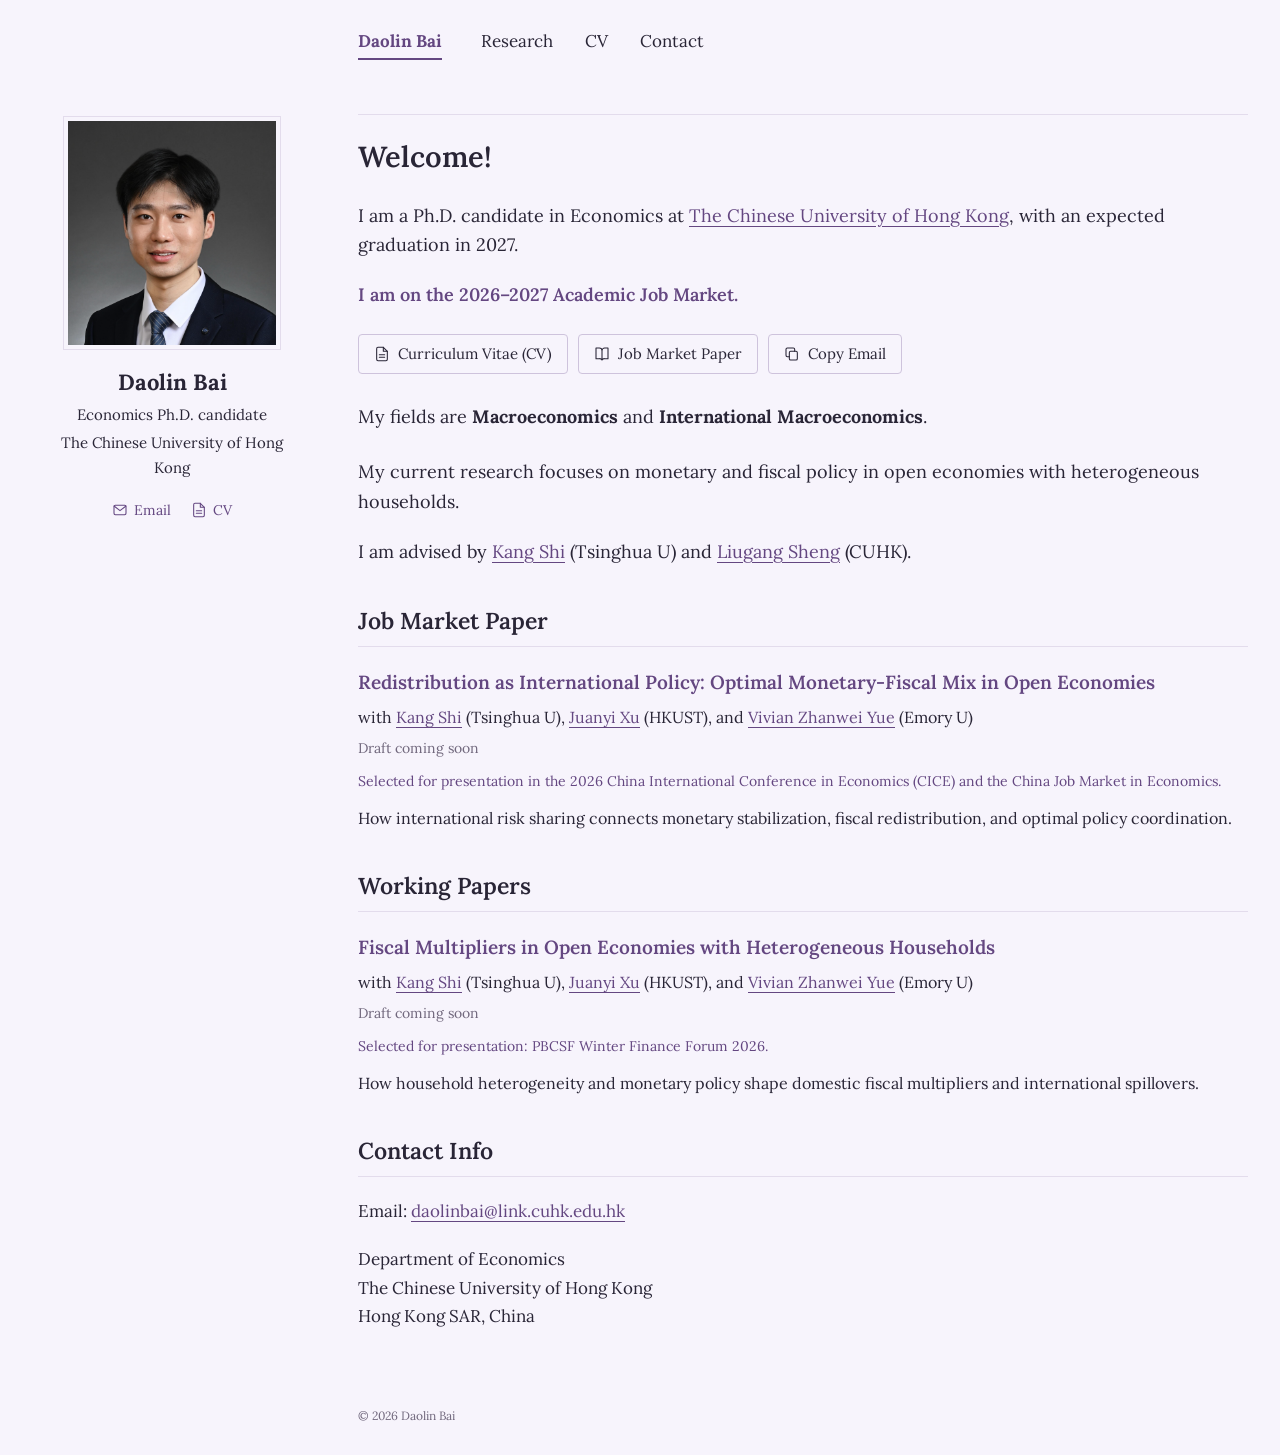
<file: index.html>
<!doctype html>
<html lang="en">
<head>
  <meta charset="utf-8">
  <meta name="viewport" content="width=device-width, initial-scale=1">
  <meta name="theme-color" content="#f7f4fc">
  <meta name="description" content="Daolin Bai, Economics Ph.D. candidate at The Chinese University of Hong Kong. Research in macroeconomics and international macroeconomics. Academic Job Market 2026–2027.">
  <meta name="author" content="Daolin Bai">
  <title>Daolin Bai | Economics</title>
  <link rel="icon" href="assets/favicon.svg" type="image/svg+xml">
  <link rel="stylesheet" href="assets/site.css?v=20261117-rect">
  <script src="assets/site.js" defer></script>
</head>
<body>
  <a class="skip-link" href="#main">Skip to content</a>
  <header class="site-header"><nav class="site-nav" aria-label="Main navigation"><a href="index.html" class="site-name" aria-current="page">Daolin Bai</a><a href="research/index.html">Research</a><a href="files/Daolin_Bai_CV.pdf">CV</a><a href="contact/index.html">Contact</a></nav></header>
  <div class="page-layout">
    <aside class="profile" aria-label="About Daolin Bai">
      <div class="portrait-frame"><div class="portrait-crop"><img class="portrait" src="assets/portrait.png?v=20261117" width="642" height="688" alt="Portrait of Daolin Bai"></div></div>
      <div class="profile-text">
        <p class="profile-name">Daolin Bai</p>
        <p class="profile-role">Economics Ph.D. candidate</p>
        <p class="profile-affiliation">The Chinese University of Hong Kong</p>
        <div class="profile-links"><a href="mailto:daolinbai@link.cuhk.edu.hk"><svg class="icon" viewBox="0 0 24 24" aria-hidden="true"><rect x="3" y="5" width="18" height="14" rx="2"/><path d="m3 6 9 7 9-7"/></svg> Email</a><a href="files/Daolin_Bai_CV.pdf"><svg class="icon" viewBox="0 0 24 24" aria-hidden="true"><path d="M14 2H6a2 2 0 0 0-2 2v16a2 2 0 0 0 2 2h12a2 2 0 0 0 2-2V8z"/><path d="M14 2v6h6M8 13h8M8 17h8"/></svg> CV</a></div>
      </div>
    </aside>
    <main class="main-content" id="main"><h1>Welcome!</h1>
<p>I am a Ph.D. candidate in Economics at <a href="https://www.econ.cuhk.edu.hk/">The Chinese University of Hong Kong</a>, with an expected graduation in 2027.</p>
<p class="job-market">I am on the 2026–2027 Academic Job Market.</p>
<div class="actions"><a class="button" href="files/Daolin_Bai_CV.pdf"><svg class="icon" viewBox="0 0 24 24" aria-hidden="true"><path d="M14 2H6a2 2 0 0 0-2 2v16a2 2 0 0 0 2 2h12a2 2 0 0 0 2-2V8z"/><path d="M14 2v6h6M8 13h8M8 17h8"/></svg> Curriculum Vitae (CV)</a><a class="button" href="research/index.html#monetary-fiscal-mix"><svg class="icon" viewBox="0 0 24 24" aria-hidden="true"><path d="M12 5v16M3 3h5a4 4 0 0 1 4 4 4 4 0 0 1 4-4h5v16h-5a4 4 0 0 0-4 2 4 4 0 0 0-4-2H3z"/></svg> Job Market Paper</a><button class="button copy-button" type="button" data-copy-email="daolinbai@link.cuhk.edu.hk" hidden><svg class="icon" viewBox="0 0 24 24" aria-hidden="true"><rect x="8" y="8" width="12" height="13" rx="2"/><path d="M16 8V5a2 2 0 0 0-2-2H5a2 2 0 0 0-2 2v9a2 2 0 0 0 2 2h3"/></svg><span data-copy-label>Copy Email</span></button><span id="copy-status" class="visually-hidden" role="status" aria-live="polite"></span></div>
<div class="fields"><p>My fields are <strong>Macroeconomics</strong> and <strong>International Macroeconomics</strong>.</p></div>
<p>My current research focuses on monetary and fiscal policy in open economies with heterogeneous households.</p>
<p>I am advised by <a href="https://kangshi99.weebly.com/">Kang Shi</a> (Tsinghua U) and <a href="https://lsheng.weebly.com/">Liugang Sheng</a> (CUHK).</p>
<section aria-labelledby="job-market-paper-heading"><h2 id="job-market-paper-heading">Job Market Paper</h2><article class="paper">
    <h3 class="paper-title"><a href="research/index.html#monetary-fiscal-mix">Redistribution as International Policy: Optimal Monetary-Fiscal Mix in Open Economies</a></h3>
    <p class="paper-authors">with <a href="https://kangshi99.weebly.com/">Kang Shi</a> (Tsinghua U), <a href="https://juanyixu.weebly.com/">Juanyi Xu</a> (HKUST), and <a href="https://www.vivianyue.com/">Vivian Zhanwei Yue</a> (Emory U)</p>
    <p class="paper-meta">Draft coming soon</p>
    <p class="paper-presentation">Selected for presentation in the 2026 China International Conference in Economics (CICE) and the China Job Market in Economics.</p>
    <p class="paper-summary">How international risk sharing connects monetary stabilization, fiscal redistribution, and optimal policy coordination.</p>
    </article></section><section aria-labelledby="working-papers-heading"><h2 id="working-papers-heading">Working Papers</h2><article class="paper">
    <h3 class="paper-title"><a href="research/index.html#fiscal-multipliers">Fiscal Multipliers in Open Economies with Heterogeneous Households</a></h3>
    <p class="paper-authors">with <a href="https://kangshi99.weebly.com/">Kang Shi</a> (Tsinghua U), <a href="https://juanyixu.weebly.com/">Juanyi Xu</a> (HKUST), and <a href="https://www.vivianyue.com/">Vivian Zhanwei Yue</a> (Emory U)</p>
    <p class="paper-meta">Draft coming soon</p>
    <p class="paper-presentation">Selected for presentation: PBCSF Winter Finance Forum 2026.</p>
    <p class="paper-summary">How household heterogeneity and monetary policy shape domestic fiscal multipliers and international spillovers.</p>
    </article></section>
<section aria-labelledby="contact-heading"><h2 id="contact-heading">Contact Info</h2><div class="contact-info"><p>Email: <a href="mailto:daolinbai@link.cuhk.edu.hk">daolinbai@link.cuhk.edu.hk</a></p>
    <address>Department of Economics<br>The Chinese University of Hong Kong<br>Hong Kong SAR, China</address></div></section></main>
  </div>
  <footer class="site-footer"><p>© 2026 Daolin Bai</p></footer>
</body>
</html>
</file>
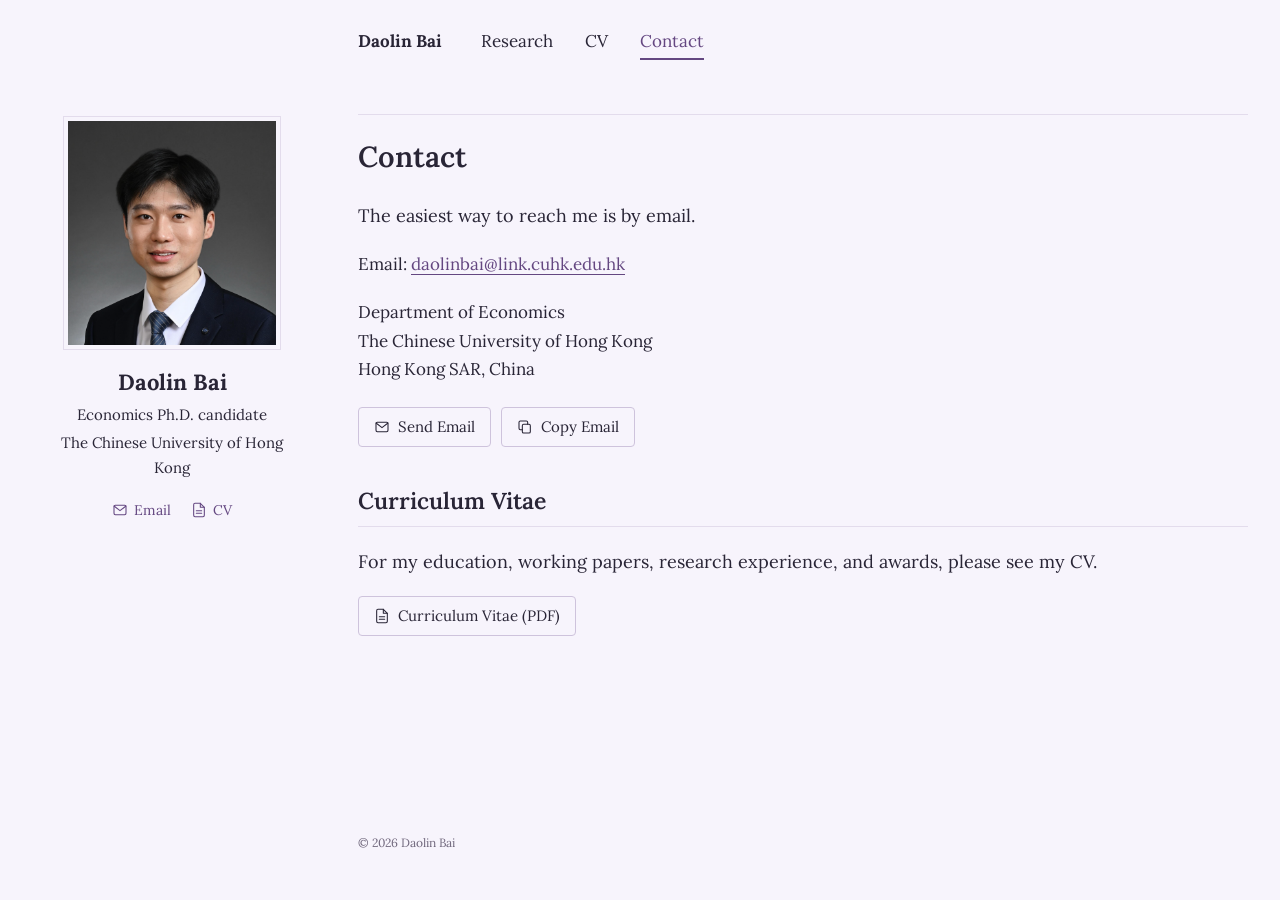
<file: contact/index.html>
<!doctype html>
<html lang="en">
<head>
  <meta charset="utf-8">
  <meta name="viewport" content="width=device-width, initial-scale=1">
  <meta name="theme-color" content="#f7f4fc">
  <meta name="description" content="Daolin Bai, Economics Ph.D. candidate at The Chinese University of Hong Kong. Research in macroeconomics and international macroeconomics. Academic Job Market 2026–2027.">
  <meta name="author" content="Daolin Bai">
  <title>Contact | Daolin Bai</title>
  <link rel="icon" href="../assets/favicon.svg" type="image/svg+xml">
  <link rel="stylesheet" href="../assets/site.css?v=20261117-rect">
  <script src="../assets/site.js" defer></script>
</head>
<body>
  <a class="skip-link" href="#main">Skip to content</a>
  <header class="site-header"><nav class="site-nav" aria-label="Main navigation"><a href="../index.html" class="site-name">Daolin Bai</a><a href="../research/index.html">Research</a><a href="../files/Daolin_Bai_CV.pdf">CV</a><a href="../contact/index.html" aria-current="page">Contact</a></nav></header>
  <div class="page-layout">
    <aside class="profile" aria-label="About Daolin Bai">
      <div class="portrait-frame"><div class="portrait-crop"><img class="portrait" src="../assets/portrait.png?v=20261117" width="642" height="688" alt="Portrait of Daolin Bai"></div></div>
      <div class="profile-text">
        <p class="profile-name">Daolin Bai</p>
        <p class="profile-role">Economics Ph.D. candidate</p>
        <p class="profile-affiliation">The Chinese University of Hong Kong</p>
        <div class="profile-links"><a href="mailto:daolinbai@link.cuhk.edu.hk"><svg class="icon" viewBox="0 0 24 24" aria-hidden="true"><rect x="3" y="5" width="18" height="14" rx="2"/><path d="m3 6 9 7 9-7"/></svg> Email</a><a href="../files/Daolin_Bai_CV.pdf"><svg class="icon" viewBox="0 0 24 24" aria-hidden="true"><path d="M14 2H6a2 2 0 0 0-2 2v16a2 2 0 0 0 2 2h12a2 2 0 0 0 2-2V8z"/><path d="M14 2v6h6M8 13h8M8 17h8"/></svg> CV</a></div>
      </div>
    </aside>
    <main class="main-content" id="main"><h1>Contact</h1>
<p>The easiest way to reach me is by email.</p>
<div class="contact-info"><p>Email: <a href="mailto:daolinbai@link.cuhk.edu.hk">daolinbai@link.cuhk.edu.hk</a></p>
    <address>Department of Economics<br>The Chinese University of Hong Kong<br>Hong Kong SAR, China</address></div>
<div class="actions"><a class="button" href="mailto:daolinbai@link.cuhk.edu.hk"><svg class="icon" viewBox="0 0 24 24" aria-hidden="true"><rect x="3" y="5" width="18" height="14" rx="2"/><path d="m3 6 9 7 9-7"/></svg> Send Email</a><button class="button copy-button" type="button" data-copy-email="daolinbai@link.cuhk.edu.hk" hidden><svg class="icon" viewBox="0 0 24 24" aria-hidden="true"><rect x="8" y="8" width="12" height="13" rx="2"/><path d="M16 8V5a2 2 0 0 0-2-2H5a2 2 0 0 0-2 2v9a2 2 0 0 0 2 2h3"/></svg><span data-copy-label>Copy Email</span></button><span id="copy-status" class="visually-hidden" role="status" aria-live="polite"></span></div>
<h2>Curriculum Vitae</h2>
<p>For my education, working papers, research experience, and awards, please see my CV.</p>
<a class="button" href="../files/Daolin_Bai_CV.pdf"><svg class="icon" viewBox="0 0 24 24" aria-hidden="true"><path d="M14 2H6a2 2 0 0 0-2 2v16a2 2 0 0 0 2 2h12a2 2 0 0 0 2-2V8z"/><path d="M14 2v6h6M8 13h8M8 17h8"/></svg> Curriculum Vitae (PDF)</a></main>
  </div>
  <footer class="site-footer"><p>© 2026 Daolin Bai</p></footer>
</body>
</html>
</file>
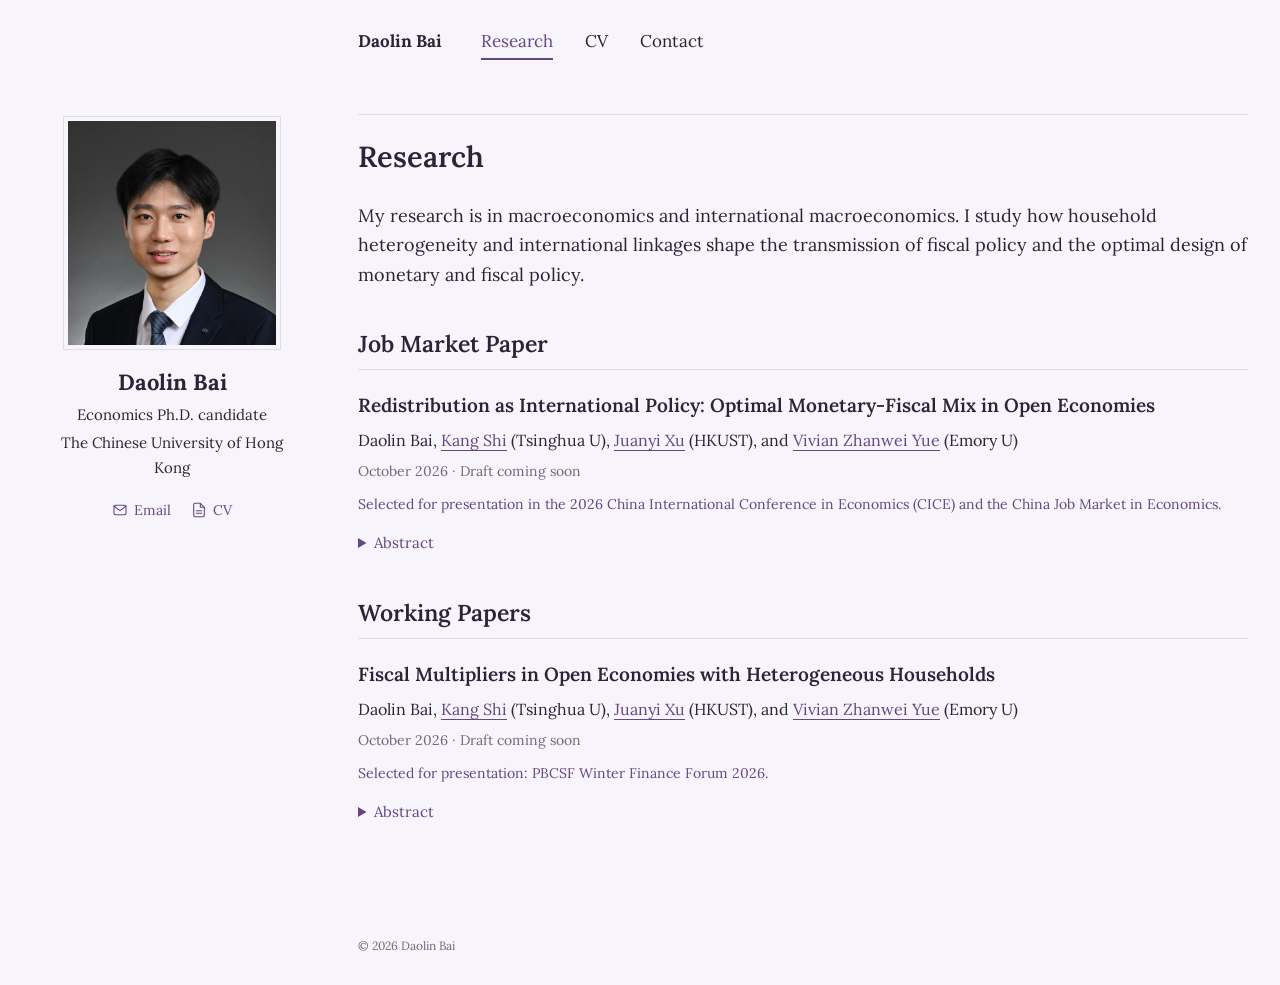
<file: research/index.html>
<!doctype html>
<html lang="en">
<head>
  <meta charset="utf-8">
  <meta name="viewport" content="width=device-width, initial-scale=1">
  <meta name="theme-color" content="#f7f4fc">
  <meta name="description" content="Daolin Bai, Economics Ph.D. candidate at The Chinese University of Hong Kong. Research in macroeconomics and international macroeconomics. Academic Job Market 2026–2027.">
  <meta name="author" content="Daolin Bai">
  <title>Research | Daolin Bai</title>
  <link rel="icon" href="../assets/favicon.svg" type="image/svg+xml">
  <link rel="stylesheet" href="../assets/site.css?v=20261117-rect">
  <script src="../assets/site.js" defer></script>
</head>
<body>
  <a class="skip-link" href="#main">Skip to content</a>
  <header class="site-header"><nav class="site-nav" aria-label="Main navigation"><a href="../index.html" class="site-name">Daolin Bai</a><a href="../research/index.html" aria-current="page">Research</a><a href="../files/Daolin_Bai_CV.pdf">CV</a><a href="../contact/index.html">Contact</a></nav></header>
  <div class="page-layout">
    <aside class="profile" aria-label="About Daolin Bai">
      <div class="portrait-frame"><div class="portrait-crop"><img class="portrait" src="../assets/portrait.png?v=20261117" width="642" height="688" alt="Portrait of Daolin Bai"></div></div>
      <div class="profile-text">
        <p class="profile-name">Daolin Bai</p>
        <p class="profile-role">Economics Ph.D. candidate</p>
        <p class="profile-affiliation">The Chinese University of Hong Kong</p>
        <div class="profile-links"><a href="mailto:daolinbai@link.cuhk.edu.hk"><svg class="icon" viewBox="0 0 24 24" aria-hidden="true"><rect x="3" y="5" width="18" height="14" rx="2"/><path d="m3 6 9 7 9-7"/></svg> Email</a><a href="../files/Daolin_Bai_CV.pdf"><svg class="icon" viewBox="0 0 24 24" aria-hidden="true"><path d="M14 2H6a2 2 0 0 0-2 2v16a2 2 0 0 0 2 2h12a2 2 0 0 0 2-2V8z"/><path d="M14 2v6h6M8 13h8M8 17h8"/></svg> CV</a></div>
      </div>
    </aside>
    <main class="main-content" id="main"><h1>Research</h1>
<p>My research is in macroeconomics and international macroeconomics. I study how household heterogeneity and international linkages shape the transmission of fiscal policy and the optimal design of monetary and fiscal policy.</p>
<section aria-labelledby="job-market-paper-heading"><h2 id="job-market-paper-heading">Job Market Paper</h2><article class="paper" id="monetary-fiscal-mix">
        <h3 class="paper-title">Redistribution as International Policy: Optimal Monetary-Fiscal Mix in Open Economies</h3>
        <p class="paper-authors">Daolin Bai, <a href="https://kangshi99.weebly.com/">Kang Shi</a> (Tsinghua U), <a href="https://juanyixu.weebly.com/">Juanyi Xu</a> (HKUST), and <a href="https://www.vivianyue.com/">Vivian Zhanwei Yue</a> (Emory U)</p>
        <p class="paper-meta">October 2026 · Draft coming soon</p>
        <p class="paper-presentation">Selected for presentation in the 2026 China International Conference in Economics (CICE) and the China Job Market in Economics.</p>
        <details class="abstract"><summary>Abstract</summary><p>We study the optimal monetary–fiscal mix in a two-country New Keynesian economy with heterogeneous households. Unequal access to international insurance makes domestic redistribution alter the cross-country allocation of consumption, relative prices, and marginal costs, changing the output–inflation trade-off even at given output. Complete household insurance is therefore not generally optimal, even under flexible exchange rates. In a tractable benchmark, the cooperative optimum sets relative consumption inequality in proportion to the relative output gap. A two-asset heterogeneous-agent extension shows how portfolios and financing shape feasible redistribution and its domestic insurance costs. In a monetary union, government purchases complement redistribution by directing demand toward domestic goods. The quantitative analysis shows that the cooperative domestic mix can outperform cross-border transfers in some scenarios. National fiscal instruments can thus provide substantial stabilization without cross-border public payments.</p></details>
        </article></section><section aria-labelledby="working-papers-heading"><h2 id="working-papers-heading">Working Papers</h2><article class="paper" id="fiscal-multipliers">
        <h3 class="paper-title">Fiscal Multipliers in Open Economies with Heterogeneous Households</h3>
        <p class="paper-authors">Daolin Bai, <a href="https://kangshi99.weebly.com/">Kang Shi</a> (Tsinghua U), <a href="https://juanyixu.weebly.com/">Juanyi Xu</a> (HKUST), and <a href="https://www.vivianyue.com/">Vivian Zhanwei Yue</a> (Emory U)</p>
        <p class="paper-meta">October 2026 · Draft coming soon</p>
        <p class="paper-presentation">Selected for presentation: PBCSF Winter Finance Forum 2026.</p>
        <details class="abstract"><summary>Abstract</summary><p>Household heterogeneity can either amplify or dampen fiscal multipliers in open economies, depending on the monetary regime. This paper develops a tractable two-country, two-agent New Keynesian model that yields closed-form solutions for fiscal multipliers and international spillovers. Under strict inflation stabilization, a larger hand-to-mouth share strengthens terms-of-trade appreciation, lowers the domestic multiplier, and raises international spillovers. With constant real interest rates, this relative-price channel weakens and heterogeneity amplifies both effects. We derive an analytical threshold for the monetary responsiveness in a Taylor rule that governs this reversal. Full stabilization under cooperative monetary policy requires Keynesian tax incidence aligning with the composition of government spending. The mechanism continues to operate under local currency pricing and alternative calibration. Cross-country evidence supports significantly lower multipliers and short-run terms-of-trade appreciation in economies with larger hand-to-mouth shares under flexible regimes.</p></details>
        </article></section></main>
  </div>
  <footer class="site-footer"><p>© 2026 Daolin Bai</p></footer>
</body>
</html>
</file>
<file: assets/site.css>
/* Academic layout with the user's pale-lavender palette. */
@font-face {
  font-family: Lora;
  src: url('fonts/Lora-Regular.ttf') format('truetype');
  font-style: normal;
  font-weight: 400;
  font-display: swap;
}
@font-face { font-family: Lora; src: url('fonts/Lora-SemiBold.ttf') format('truetype'); font-style: normal; font-weight: 600; font-display: swap; }
@font-face { font-family: Lora; src: url('fonts/Lora-Bold.ttf') format('truetype'); font-style: normal; font-weight: 700; font-display: swap; }
:root {
  --paper: #f7f4fc;
  --ink: #292536;
  --muted: #71687d;
  --accent: #644781;
  --rule: #e3dcec;
  --sidebar: 280px;
  --gutter: 46px;
}
* { box-sizing: border-box; }
html { color-scheme: light; scroll-behavior: smooth; }
body {
  margin: 0;
  background: var(--paper);
  color: var(--ink);
  font-family: Lora, Georgia, 'Times New Roman', serif;
  font-size: 18px;
  line-height: 1.65;
  -webkit-text-size-adjust: 100%;
}
a { color: var(--accent); text-underline-offset: 4px; }
a:hover { color: #49356e; }
a, button, summary { -webkit-tap-highlight-color: transparent; }
:focus-visible { outline: 2px solid var(--accent); outline-offset: 5px; }
button { font: inherit; }
.skip-link { position: fixed; top: -80px; left: 20px; z-index: 10; padding: 8px 16px; background: white; }
.skip-link:focus { top: 8px; }
.site-header, .page-layout, .site-footer {
  width: min(1320px, calc(100% - 64px));
  margin-inline: auto;
}
.site-header { padding: 24px 0 22px calc(var(--sidebar) + var(--gutter)); }
.site-nav { display: flex; align-items: center; flex-wrap: wrap; gap: 12px 32px; }
.site-nav a { color: var(--ink); font-size: 17px; text-decoration: none; border-bottom: 2px solid transparent; padding: 3px 0; }
.site-nav .site-name { font-weight: 700; margin-right: 7px; }
.site-nav a:hover, .site-nav a[aria-current='page'] { color: var(--accent); border-color: var(--accent); }
.page-layout { display: grid; grid-template-columns: var(--sidebar) minmax(0, 1fr); gap: var(--gutter); align-items: start; padding-top: 32px; min-height: calc(100vh - 175px); }
.profile { text-align: center; position: sticky; top: 35px; padding-top: 2px; }
.portrait-frame { width: 218px; max-width: 100%; aspect-ratio: 642 / 688; margin: 0 auto 18px; padding: 4px; border: 1px solid var(--rule); border-radius: 0; }
.portrait-crop { position: relative; width: 100%; height: 100%; overflow: hidden; border-radius: 0; }
/* Frame the original photograph around the head and shoulders. */
.portrait { display: block; width: 100%; height: 100%; object-fit: cover; object-position: center; }
.profile-name { margin: 0 0 6px; font-size: 22px; line-height: 1.35; font-weight: 700; }
.profile-role, .profile-affiliation { margin: 0; font-size: 15px; line-height: 1.65; }
.profile-affiliation { max-width: 260px; margin: 3px auto 0; }
.profile-links { display: flex; justify-content: center; gap: 20px; margin-top: 18px; font-size: 14px; }
.profile-links a { display: inline-flex; align-items: center; gap: 6px; text-decoration: none; }
.icon { display: inline-block; width: 16px; height: 16px; flex: none; vertical-align: -2px; fill: none; stroke: currentColor; stroke-width: 1.6; stroke-linecap: round; stroke-linejoin: round; }
.main-content { min-width: 0; border-top: 1px solid var(--rule); padding: 23px 0 50px; }
h1 { margin: 0 0 25px; font-size: 29px; line-height: 1.3; font-weight: 600; }
h2 { font-size: 23px; line-height: 1.4; margin: 38px 0 20px; padding-bottom: 9px; border-bottom: 1px solid var(--rule); font-weight: 600; }
p { margin: 0 0 20px; }
.job-market { color: var(--accent); font-weight: 600; }
.actions { display: flex; flex-wrap: wrap; gap: 10px; margin: 24px 0 28px; }
.button { display: inline-flex; align-items: center; justify-content: center; gap: 8px; padding: 7px 15px; border: 1px solid #cec3dc; border-radius: 4px; background: transparent; color: var(--ink); font-size: 15px; line-height: 1.6; text-decoration: none; cursor: pointer; }
.button:hover { color: var(--accent); border-color: var(--accent); background: #efe7f7; }
.copy-button[hidden] { display: none; }
.visually-hidden { position: absolute; width: 1px; height: 1px; padding: 0; margin: -1px; overflow: hidden; clip: rect(0, 0, 0, 0); white-space: nowrap; border: 0; }
.fields { margin: 24px 0 26px; }
.fields p { margin-bottom: 7px; }
.contact-info { font-size: 17px; }
.contact-info address { font-style: normal; }
.contact-info a { overflow-wrap: anywhere; }
.paper { margin: 0 0 32px; scroll-margin-top: 24px; }
.paper + .paper { border-top: 1px solid var(--rule); padding-top: 28px; }
.paper-title { font-size: 19px; font-weight: 600; line-height: 1.6; margin: 0 0 7px; }
.paper-title a { text-decoration: none; }
.paper-title a:hover { text-decoration: underline; }
.paper-authors { font-size: 16px; margin: 0 0 6px; }
.paper-meta { color: var(--muted); font-size: 14px; margin: 0 0 10px; }
.paper-presentation { color: var(--accent); font-size: 14px; line-height: 1.65; margin: 0 0 12px; }
.paper-summary { font-size: 16px; line-height: 1.7; margin-top: 10px; }
.paper-tools { display: flex; align-items: center; gap: 20px; margin: 11px 0; font-size: 15px; }
.paper-tools a { display: inline-flex; gap: 6px; align-items: center; }
.abstract { margin-top: 9px; }
.abstract summary { width: fit-content; color: var(--accent); font-size: 15px; cursor: pointer; padding: 3px 0; }
.abstract[open] summary { margin-bottom: 11px; }
.abstract p { font-size: 16px; line-height: 1.8; margin: 0; padding-left: 17px; border-left: 2px solid var(--rule); }
.site-footer { padding: 26px 0 30px calc(var(--sidebar) + var(--gutter)); font-size: 12px; color: var(--muted); }
.site-footer p { margin: 0; }
@media (max-width: 1080px) {
  :root { --sidebar: 230px; --gutter: 32px; }
  .site-header, .page-layout, .site-footer { width: calc(100% - 48px); }
  .site-nav { gap: 10px 24px; }
  .profile-affiliation { font-size: 14px; }
}
@media (max-width: 760px) {
  body { font-size: 17px; }
  .site-header, .page-layout, .site-footer { width: calc(100% - 36px); }
  .site-header { padding: 17px 0; border-bottom: 1px solid var(--rule); }
  .site-nav { justify-content: space-between; gap: 8px 16px; }
  .site-nav a { font-size: 14px; }
  .site-nav .site-name { margin-right: auto; }
  .page-layout { grid-template-columns: minmax(0, 1fr); gap: 27px; padding-top: 27px; }
  .profile { display: grid; grid-template-columns: 126px minmax(0, 1fr); gap: 20px; align-items: center; position: static; text-align: left; }
  .portrait-frame { width: 126px; margin: 0; }
  .profile-name { font-size: 21px; margin-bottom: 6px; }
  .profile-role, .profile-affiliation { font-size: 13px; }
  .profile-affiliation { margin: 4px 0 0; }
  .profile-links { justify-content: flex-start; margin-top: 12px; gap: 17px; font-size: 13px; }
  .main-content { padding-top: 24px; padding-bottom: 10px; }
  h1 { font-size: 26px; margin-bottom: 20px; }
  h2 { font-size: 21px; margin-top: 31px; }
  .actions { gap: 8px; margin-block: 21px 25px; }
  .button { font-size: 13px; padding: 7px 11px; }
  .paper-title { font-size: 18px; }
  .site-footer { padding: 26px 0; }
}
@media (prefers-reduced-motion: reduce) { html { scroll-behavior: auto; } }
@media print {
  body { background: white; color: black; font-size: 11pt; }
  .site-header, .profile, .site-footer, .actions, .skip-link { display: none; }
  .page-layout { display: block; width: 100%; padding: 0; }
  .main-content { border: 0; }
  .paper { break-inside: avoid; }
}
</file>
